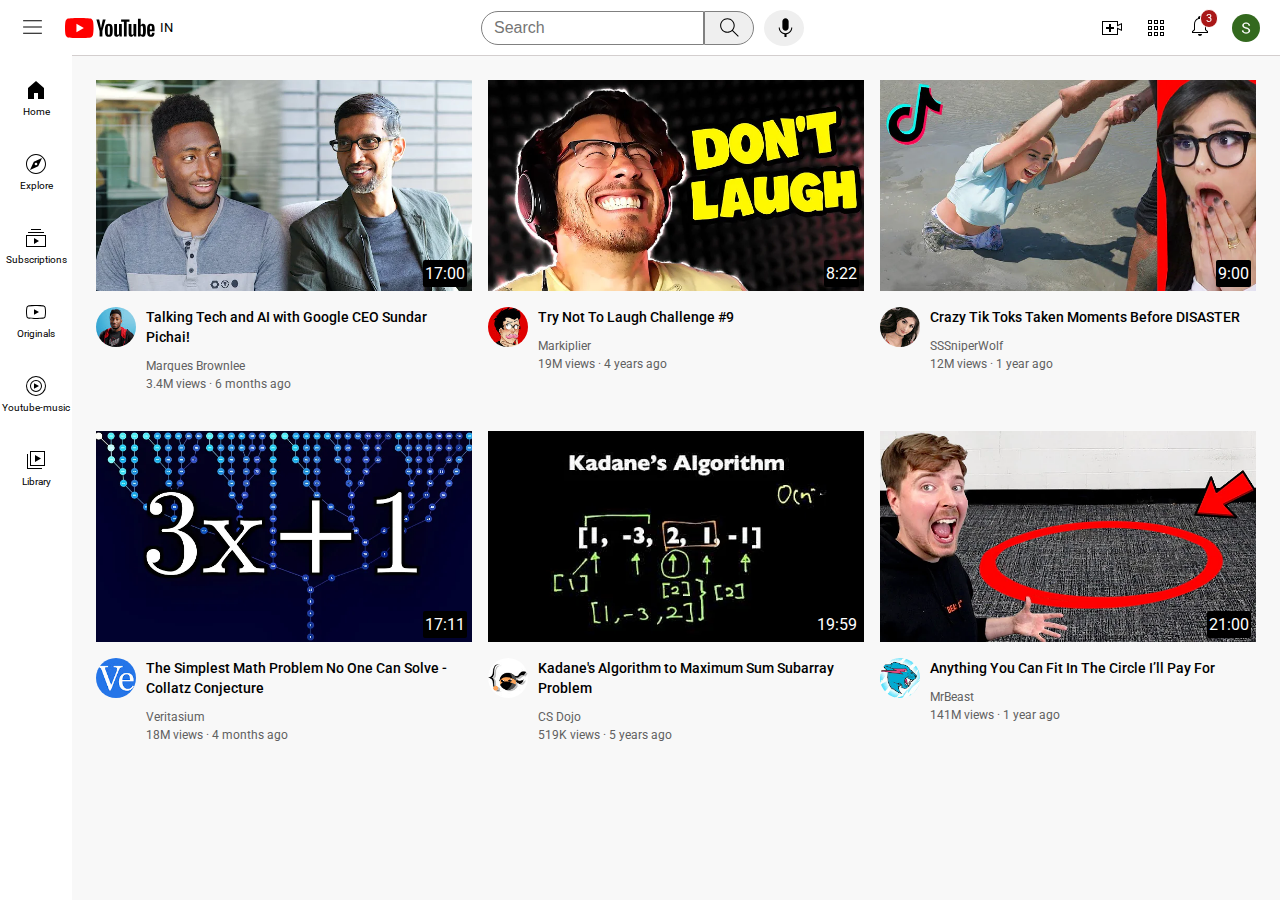
<file: index.html>
<!DOCTYPE html>
<html>
  <head>
    <title>YouTube.com Clone</title>

    <link rel="preconnect" href="https://fonts.googleapis.com" />
    <link rel="preconnect" href="https://fonts.gstatic.com" crossorigin />
    <link
      href="https://fonts.googleapis.com/css2?family=Roboto:wght@400;500;700&display=swap"
      rel="stylesheet"
    />

    <link rel="stylesheet" href="Youtuble.css" />
  </head>
  <body>
    <header class="header">
      <div class="left-section">
        <img
          src="header icons/hamburger-menu.svg"
          alt="menuicon"
          class="hamburger-menu"
        />
        <img
          src="header icons/youtube-logo.svg"
          alt="logo"
          class="youtube-logo"
        /><sup style="margin-left: 5px">IN</sup>
        <!--<div>YouTube Home</div>-->
      </div>

      <div class="middle-section">
        <input class="search-bar" type="text" placeholder="Search" />
        <button class="search">
          <img src="header icons/search.svg" alt="" / class="search-icon">
          <div class="tooltip">Search</div>
        </button>
        <button class="voice-search-icon">
          <img src="header icons/voice-search-icon.svg" / class="voice-icon">
          <div class="tooltip">Search with your voice</div>
        </button>
      </div>
      <div class="right-section">
        <div class="upload-container">
          <img src="header icons/upload.svg" alt="" / class="upload-icon">
          <div class="tooltip">Upload</div>
        </div>
        <div class="youtube-apps-container">
          <img src="header icons/youtube-apps.svg" alt="" / class="app-icon">
          <div class="tooltip">Youtube Apps</div>
        </div>
        <div class="notification-container">
          <div class="notifications-container">
            <img src="header icons/notifications.svg" alt="" /
            class="notifications-icon">
            <div class="tooltip">Notifications</div>
            <div class="notification-count">3</div>
          </div>
        </div>
        <img src="header icons/Sharanya.jpg" alt="" / class="Sharanya-icon">
      </div>
    </header>

    <nav class="sidebar">
      <div class="sidebar-link">
        <img src="img/home.svg" alt="" / >
        <div>Home</div>
      </div>
      <div class="sidebar-link">
        <img src="img/explore.svg" alt="" / >
        <div>Explore</div>
      </div>
      <div class="sidebar-link">
        <img src="img/subscriptions.svg" alt="" / >
        <div>Subscriptions</div>
      </div>
      <div class="sidebar-link">
        <img src="img/originals.svg" alt="" / >
        <div>Originals</div>
      </div>
      <div class="sidebar-link">
        <img src="img/youtube-music.svg" alt="" / >
        <div>Youtube-music</div>
      </div>
      <div class="sidebar-link">
        <img src="img/library.svg" alt="" / >
        <div>Library</div>
      </div>
    </nav>

    <main class="video-grid">

      <div class="video-preview">
        <div class="thumbnail-row">
          <img class="thumbnail" src="thumbnails/thumbnail-1.webp" / >
          <div class="video-time">17:00</div>
        </div>

        <div class="video-info-grid">
          <div class="channel-picture">
            <img
              class="profile-picture"
              src="channel-pictures/channel-1.jpeg"
            />
          </div>
          <div class="video-info">
            <p class="video-title">
              Talking Tech and AI with Google CEO Sundar Pichai!
            </p>
            <p class="video-author">Marques Brownlee</p>
            <p class="video-stats">3.4M views &#183; 6 months ago</p>
          </div>
        </div>
      </div>

      <div class="video-preview">
        <div class="thumbnail-row">
          <img class="thumbnail" src="thumbnails/thumbnail-2.webp" />
          <div class="video-time">8:22</div>
        </div>
        <div class="video-info-grid">
          <div class="channel-picture">
            <img
              class="profile-picture"
              src="channel-pictures/channel-2.jpeg"
            />
          </div>
          <div class="video-info">
            <p class="video-title">Try Not To Laugh Challenge #9</p>
            <p class="video-author">Markiplier</p>
            <p class="video-stats">19M views &#183; 4 years ago</p>
          </div>
        </div>
      </div>

      <div class="video-preview">
        <div class="thumbnail-row">
          <img class="thumbnail" src="thumbnails/thumbnail-3.webp" />
          <div class="video-time">9:00</div>
        </div>
        <div class="video-info-grid">
          <div class="channel-picture">
            <img
              class="profile-picture"
              src="channel-pictures/channel-3.jpeg"
            />
          </div>
          <div class="video-info">
            <p class="video-title">
              Crazy Tik Toks Taken Moments Before DISASTER
            </p>
            <p class="video-author">SSSniperWolf</p>
            <p class="video-stats">12M views &#183; 1 year ago</p>
          </div>
        </div>
      </div>

      <div class="video-preview">
        <div class="thumbnail-row">
          <img class="thumbnail" src="thumbnails/thumbnail-4.webp" />
          <div class="video-time">17:11</div>
        </div>
        <div class="video-info-grid">
          <div class="channel-picture">
            <img
              class="profile-picture"
              src="channel-pictures/channel-4.jpeg"
            />
          </div>
          <div class="video-info">
            <p class="video-title">
              The Simplest Math Problem No One Can Solve - Collatz Conjecture
            </p>
            <p class="video-author">Veritasium</p>
            <p class="video-stats">18M views &#183; 4 months ago</p>
          </div>
        </div>
      </div>

      <div class="video-preview">
        <div class="thumbnail-row">
          <img class="thumbnail" src="thumbnails/thumbnail-5.webp" />
          <div class="video-time">19:59</div>
        </div>
        <div class="video-info-grid">
          <div class="channel-picture">
            <img
              class="profile-picture"
              src="channel-pictures/channel-5.jpeg"
            />
          </div>
          <div class="video-info">
            <p class="video-title">
              Kadane's Algorithm to Maximum Sum Subarray Problem
            </p>
            <p class="video-author">CS Dojo</p>
            <p class="video-stats">519K views &#183; 5 years ago</p>
          </div>
        </div>
      </div>

      <div class="video-preview">
        <div class="thumbnail-row">
          <img class="thumbnail" src="thumbnails/thumbnail-6.webp" />
          <div class="video-time">21:00</div>
        </div>
        <div class="video-info-grid">
          <div class="channel-picture">
            <img
              class="profile-picture"
              src="channel-pictures/channel-6.jpeg"
            />
          </div>
          <div class="video-info">
            <p class="video-title">
              Anything You Can Fit In The Circle I’ll Pay For
            </p>
            <p class="video-author">MrBeast</p>
            <p class="video-stats">141M views &#183; 1 year ago</p>
          </div>
        </div>
      </div>
    </main>
  </body>
</html>
</file>
<file: Youtuble.css>
p {
  font-family: Roboto, Arial;
  margin-top: 0;
  margin-bottom: 0;
}

body {
  font-family: Roboto, Arial;
  margin: 0;
  padding-top: 80px;
  padding-left: 96px;
  padding-right: 24px;
  background-color: rgb(248, 248, 248);
}
.header {
  height: 55px;
  background-color: white;
  display: flex;
  flex-direction: row;
  justify-content: space-between;
  position: fixed;
  top: 0px;
  left: 0;
  right: 0;
  border-bottom-width: 1px;
  border-bottom-style: solid;
  border-bottom-color: rgb(211, 206, 206);
}

.left-section {
  width: 150px;
  display: flex;
  align-items: center;
}

.hamburger-menu {
  height: 25px;
  margin-left: 20px;
  cursor: pointer;
}
.youtube-logo {
  height: 20px;
  margin-left: 20px;
  cursor: pointer;
}
.middle-section {
  display: flex;
  margin-left: 70px;
  margin-right: 35px;
  max-width: 500px;
  align-items: center;
}
.search-bar {
  flex: 1;
  height: 30px;
  padding-left: 12px;
  font-size: 16px;
  border: 1px solid gray;
  border-top-left-radius: 25px;
  border-bottom-left-radius: 25px;
}
.search-bar::placeholder {
  font-family: Arial, Helvetica, sans-serif;
  font-size: 16px;
}
.search {
  height: 34px;
  width: 50px;
  cursor: pointer;
  border: 1px solid gray;
  border-top-right-radius: 25px;
  border-bottom-right-radius: 25px;
}
.search,
.voice-search-icon,
.upload-container,
.youtube-apps-container,
.notification-container {
  position: relative;
  display: flex;
  justify-content: center;
  align-items: center;
}
.search .tooltip,
.voice-search-icon .tooltip,
.upload-container .tooltip,
.youtube-apps-container .tooltip,
.notification-container .tooltip {
  position: absolute;
  background-color: gray;
  color: white;
  padding: 4px 4px 4px 4px;
  border-radius: 2px;
  font-size: 12px;
  bottom: -30px;
  opacity: 0;
  transition: 0.5;
  pointer-events: none;
  white-space: nowrap;
}
.search:hover .tooltip,
.voice-search-icon:hover .tooltip,
.upload-container:hover .tooltip,
.youtube-apps-container:hover .tooltip,
.notification-container:hover .tooltip {
  opacity: 1;
}
.search-icon {
  height: 25px;
}

.voice-search-icon {
  height: 36px;
  width: 40px;
  border: none;
  cursor: pointer;
  border-radius: 50%;
  margin-left: 10px;
}

.voice-search-icon:hover {
  background-color: rgb(214, 212, 212);
}
.voice-icon {
  height: 25px;
  margin-left: 2px;
}
.right-section {
  display: flex;
  flex-direction: row;
  align-items: center;
  justify-content: space-between;
  width: 180px;
  flex-shrink: 0;
}
.notifications-icon,
.app-icon,
.upload-icon,
.Sharanya-icon {
  height: 24px;
  cursor: pointer;
}
.notifications-container {
  position: relative;
}
.notification-count {
  position: absolute;
  font-size: 11px;
  top: -5px;
  right: -6px;
  padding: 2px 5px 2px 5px;
  background-color: rgb(169, 23, 23);
  color: white;
  border: 1px solid white;
  border-radius: 10px;
}
.Sharanya-icon {
  border-radius: 50%;
  height: 28px;
  margin-right: 20px;
}

.thumbnail {
  width: 100%;
  cursor: pointer;
}
.thumbnail:hover {
  padding: 10px;
}

.video-title {
  margin-top: 0;
  font-size: 14px;
  font-weight: 500;
  line-height: 20px;
  margin-bottom: 12px;
}

.video-info-grid {
  display: grid;
  grid-template-columns: 50px 1fr;
}

.profile-picture {
  width: 40px;
  border-radius: 50px;
}

.thumbnail-row {
  margin-bottom: 12px;
  position: relative;
}

.video-author,
.video-stats {
  font-size: 12px;
  color: rgb(96, 96, 96);
}

.video-author {
  margin-bottom: 4px;
}

.video-grid {
  display: grid;
  grid-template-columns: 1fr 1fr 1fr;
  column-gap: 16px;
  row-gap: 40px;
}
.video-time {
  position: absolute;
  background-color: black;
  color: white;
  display: inline-block;
  border-radius: 2px;
  right: 5px;
  bottom: 8px;
  padding: 4px 2px 4px 2px;
}
.sidebar {
  position: fixed;
  left: 0;
  bottom: 0;
  top: 55px;
  background-color: white;
  width: 72px;
  z-index: 200;
  padding-top: 5px;
}

.sidebar-link {
  height: 74px;
  display: flex;
  justify-content: center;
  align-items: center;
  flex-direction: column;
  cursor: pointer;
}

.sidebar-link:hover {
  background-color: rgb(235, 235, 235);
}

.sidebar-link img {
  height: 24px;
  margin-bottom: 4px;
}

.sidebar-link div {
  font-size: 10px;
}
</file>
